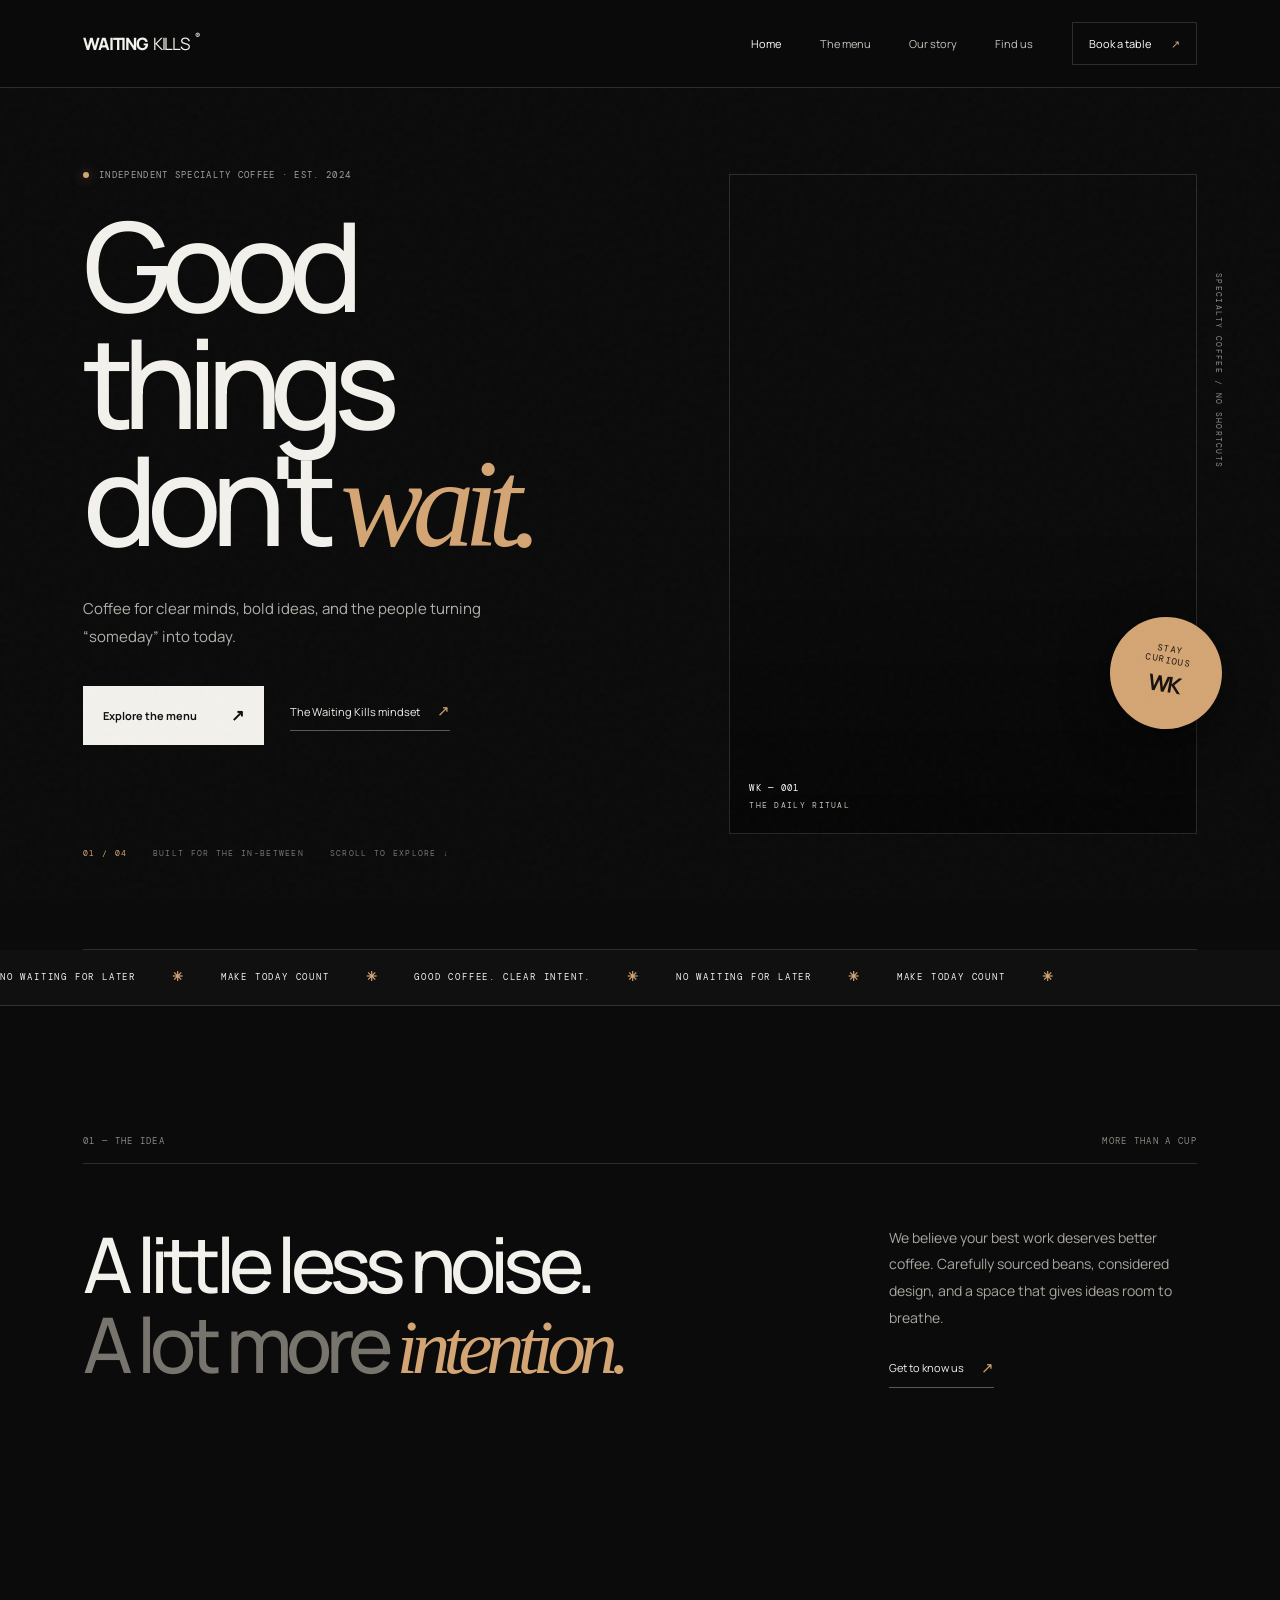
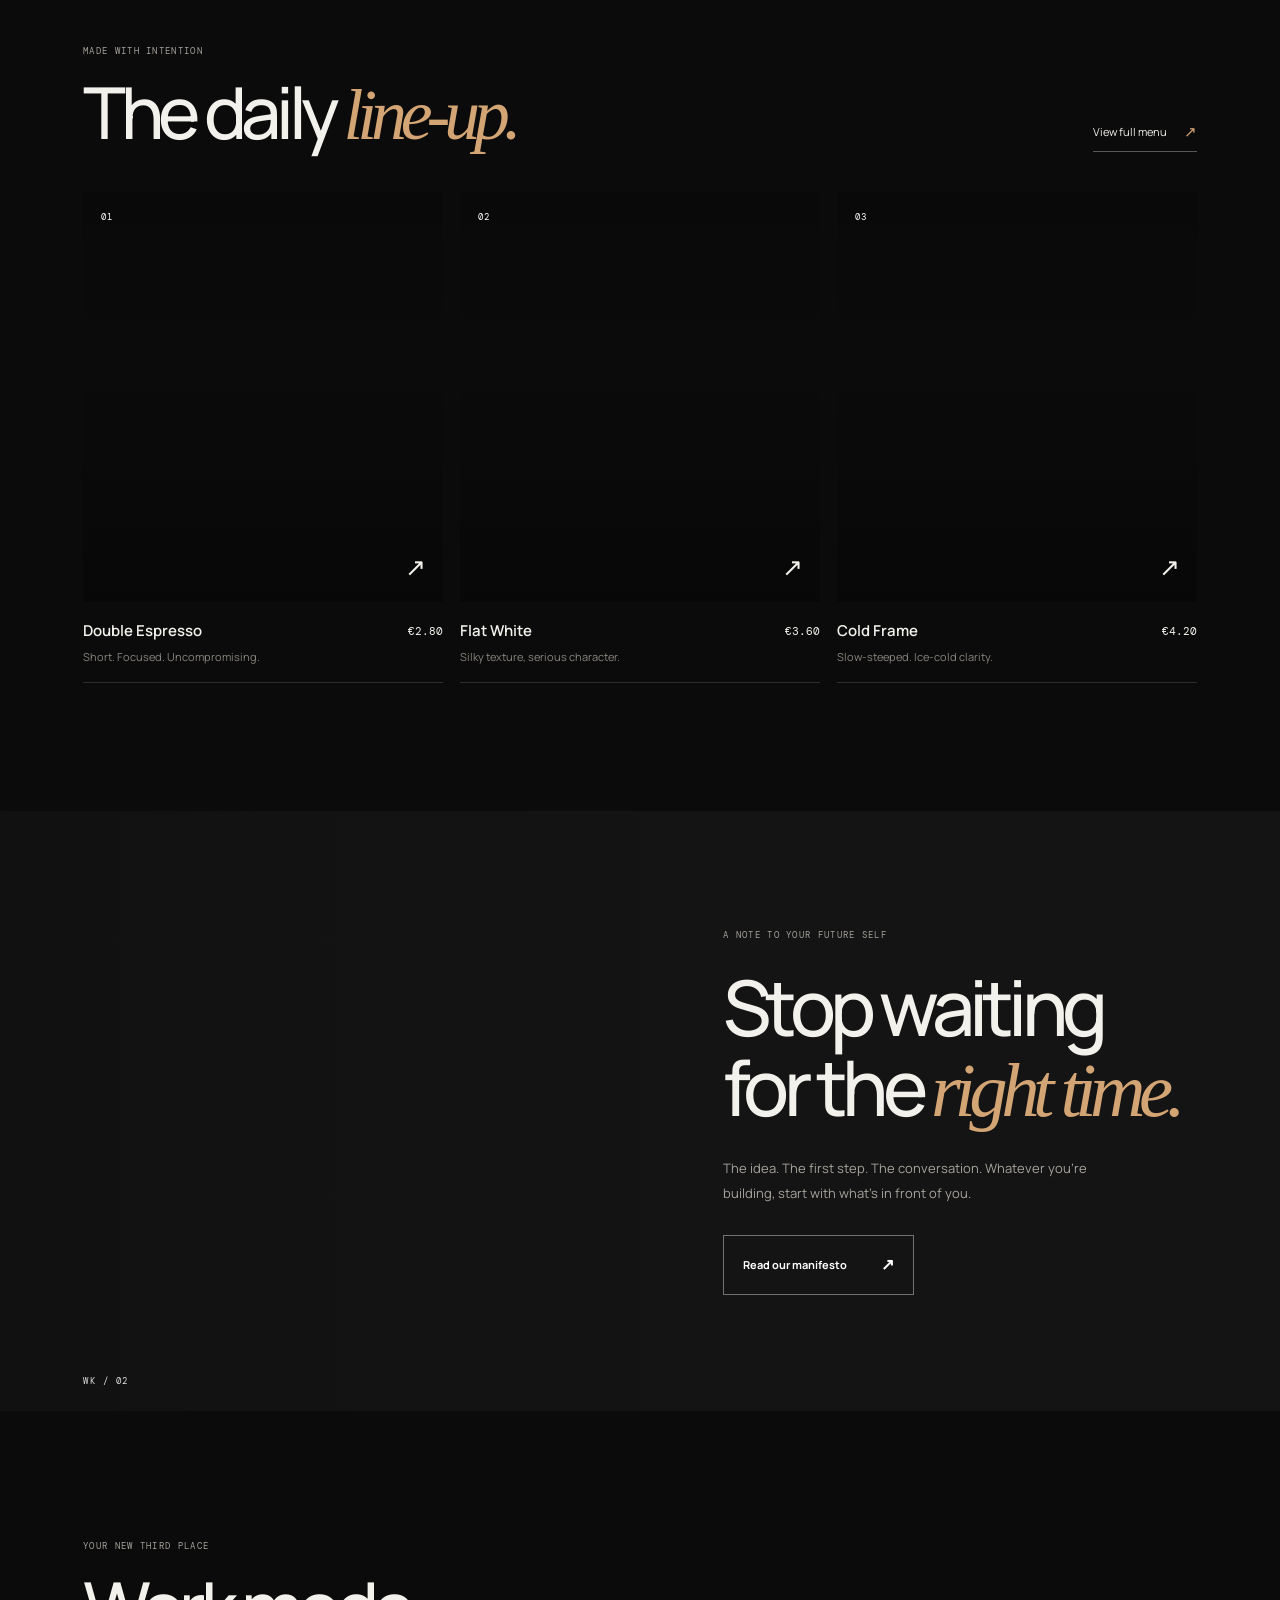
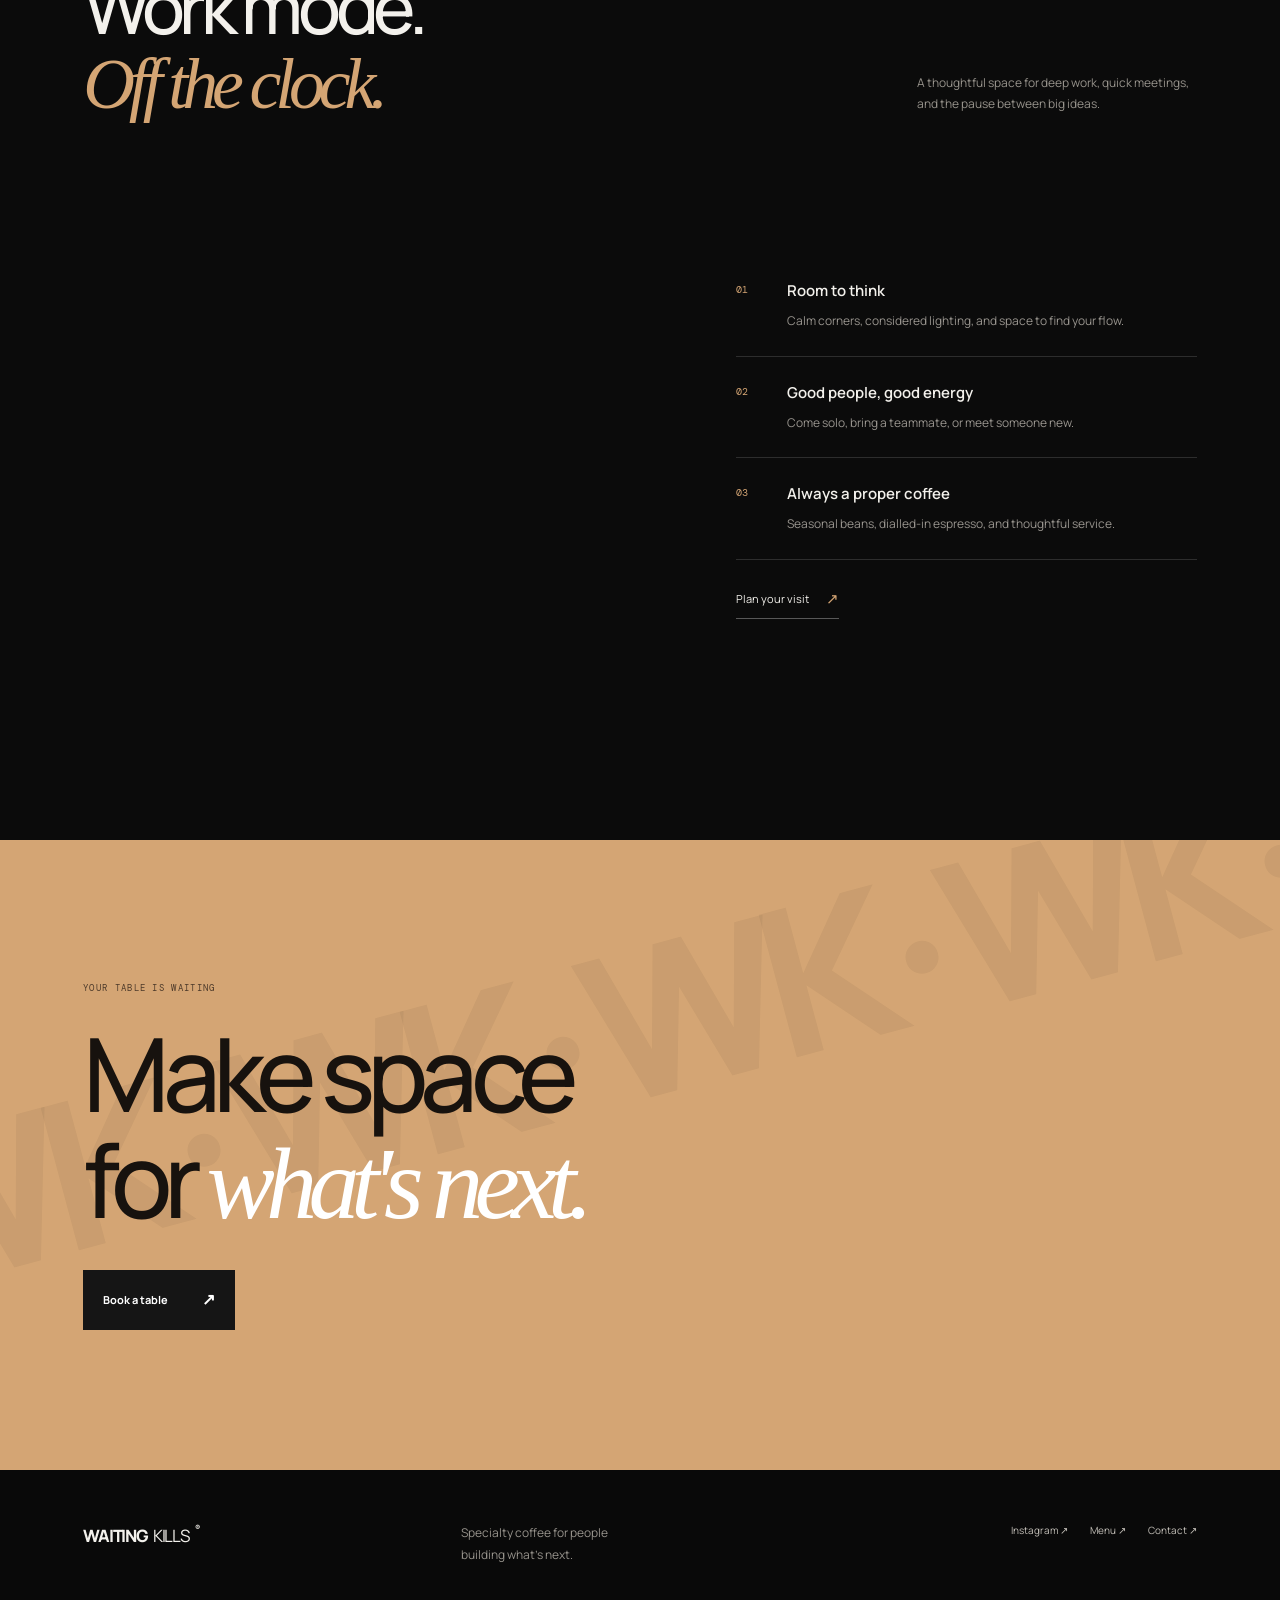
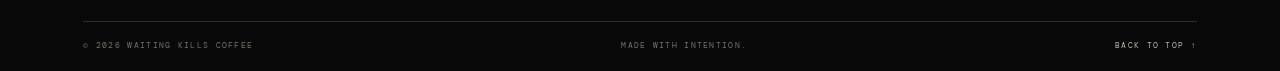
<file: index.html>
<!doctype html>
<html lang="en">
<head>
  <meta charset="utf-8">
  <meta name="viewport" content="width=device-width, initial-scale=1">
  <meta name="theme-color" content="#0b0b0b">
  <meta name="description" content="Waiting Kills — specialty coffee for people building what's next.">
  <title>Waiting Kills — Specialty Coffee</title>
  <link rel="preconnect" href="https://fonts.googleapis.com">
  <link rel="preconnect" href="https://fonts.gstatic.com" crossorigin>
  <link href="https://fonts.googleapis.com/css2?family=DM+Mono:wght@400;500&family=Manrope:wght@400;500;600;700;800&display=swap" rel="stylesheet">
  <link rel="stylesheet" href="style.css">
  <script src="script.js" defer></script>
</head>
<body>
  <div class="page-noise" aria-hidden="true"></div>
  <header class="site-header">
    <a class="wordmark" href="index.html" aria-label="Waiting Kills home">WAITING<span>KILLS</span><i>®</i></a>
    <button class="menu-toggle" aria-label="Open navigation" aria-expanded="false"><span></span><span></span></button>
    <nav class="main-nav" aria-label="Main navigation">
      <a class="active" href="index.html">Home</a><a href="menu.html">The menu</a><a href="story.html">Our story</a><a href="visit.html">Find us</a>
      <a class="nav-cta" href="visit.html#booking">Book a table <span>↗</span></a>
    </nav>
  </header>

  <main>
    <section class="hero section-wrap">
      <div class="hero-copy reveal">
        <p class="eyebrow"><span class="status-dot"></span> INDEPENDENT SPECIALTY COFFEE · EST. 2024</p>
        <h1>Good things<br>don't <em>wait.</em></h1>
        <p class="hero-description">Coffee for clear minds, bold ideas, and the people turning “someday” into today.</p>
        <div class="hero-actions"><a class="button button-light" href="menu.html">Explore the menu <span>↗</span></a><a class="text-link" href="story.html">The Waiting Kills mindset <span>↗</span></a></div>
        <div class="hero-meta"><span>01 / 04</span><span>BUILT FOR THE IN-BETWEEN</span><span>SCROLL TO EXPLORE ↓</span></div>
      </div>
      <div class="hero-visual reveal reveal-delay">
        <div class="hero-image"></div>
        <div class="image-index">WK — 001<br><span>THE DAILY RITUAL</span></div>
        <div class="vertical-note">SPECIALTY COFFEE / NO SHORTCUTS</div>
        <div class="hero-stamp"><span>STAY<br>CURIOUS</span><b>WK</b></div>
      </div>
      <div class="hero-bottom-line"></div>
    </section>

    <section class="ticker" aria-label="Brand statement"><div class="ticker-track"><span>NO WAITING FOR LATER</span><b>✳</b><span>MAKE TODAY COUNT</span><b>✳</b><span>GOOD COFFEE. CLEAR INTENT.</span><b>✳</b><span>NO WAITING FOR LATER</span><b>✳</b><span>MAKE TODAY COUNT</span><b>✳</b></div></section>

    <section class="intro section-wrap section-pad">
      <div class="section-kicker reveal"><span>01 — THE IDEA</span><span>MORE THAN A CUP</span></div>
      <div class="intro-grid">
        <h2 class="reveal">A little less noise.<br><span>A lot more</span> <em>intention.</em></h2>
        <div class="intro-text reveal reveal-delay"><p>We believe your best work deserves better coffee. Carefully sourced beans, considered design, and a space that gives ideas room to breathe.</p><a class="text-link" href="story.html">Get to know us <span>↗</span></a></div>
      </div>
    </section>

    <section class="featured section-wrap section-pad">
      <div class="section-heading reveal"><div><p class="eyebrow">MADE WITH INTENTION</p><h2>The daily <em>line-up.</em></h2></div><a class="text-link" href="menu.html">View full menu <span>↗</span></a></div>
      <div class="product-grid">
        <article class="product-card reveal"><a class="product-image product-one" href="menu.html" aria-label="Explore espresso"><span class="product-number">01</span><span class="product-arrow">↗</span></a><div class="product-info"><div><h3>Double Espresso</h3><p>Short. Focused. Uncompromising.</p></div><span>€2.80</span></div></article>
        <article class="product-card reveal reveal-delay"><a class="product-image product-two" href="menu.html" aria-label="Explore flat white"><span class="product-number">02</span><span class="product-arrow">↗</span></a><div class="product-info"><div><h3>Flat White</h3><p>Silky texture, serious character.</p></div><span>€3.60</span></div></article>
        <article class="product-card reveal reveal-delay-2"><a class="product-image product-three" href="menu.html" aria-label="Explore iced latte"><span class="product-number">03</span><span class="product-arrow">↗</span></a><div class="product-info"><div><h3>Cold Frame</h3><p>Slow-steeped. Ice-cold clarity.</p></div><span>€4.20</span></div></article>
      </div>
    </section>

    <section class="manifesto">
      <div class="manifesto-image"></div><div class="manifesto-content reveal"><p class="eyebrow">A NOTE TO YOUR FUTURE SELF</p><h2>Stop waiting<br>for the <em>right time.</em></h2><p>The idea. The first step. The conversation. Whatever you’re building, start with what’s in front of you.</p><a class="button button-outline" href="story.html">Read our manifesto <span>↗</span></a></div>
      <span class="manifesto-mark">WK / 02</span>
    </section>

    <section class="space section-wrap section-pad">
      <div class="section-heading reveal"><div><p class="eyebrow">YOUR NEW THIRD PLACE</p><h2>Work mode.<br><em>Off the clock.</em></h2></div><p class="heading-note">A thoughtful space for deep work, quick meetings, and the pause between big ideas.</p></div>
      <div class="space-grid"><div class="space-photo reveal"></div><div class="space-details reveal reveal-delay"><div class="detail-row"><span>01</span><div><h3>Room to think</h3><p>Calm corners, considered lighting, and space to find your flow.</p></div></div><div class="detail-row"><span>02</span><div><h3>Good people, good energy</h3><p>Come solo, bring a teammate, or meet someone new.</p></div></div><div class="detail-row"><span>03</span><div><h3>Always a proper coffee</h3><p>Seasonal beans, dialled-in espresso, and thoughtful service.</p></div></div><a class="text-link" href="visit.html">Plan your visit <span>↗</span></a></div></div>
    </section>

    <section class="booking-band"><div class="booking-band-inner reveal"><p class="eyebrow">YOUR TABLE IS WAITING</p><h2>Make space<br>for <em>what's next.</em></h2><a class="button button-light" href="visit.html#booking">Book a table <span>↗</span></a></div><div class="booking-orbit" aria-hidden="true">WK · WK · WK · WK ·</div></section>
  </main>

  <footer class="site-footer"><div class="footer-top"><a class="wordmark" href="index.html">WAITING<span>KILLS</span><i>®</i></a><p>Specialty coffee for people<br>building what's next.</p><div class="footer-links"><a href="https://www.instagram.com/" target="_blank" rel="noreferrer">Instagram ↗</a><a href="menu.html">Menu ↗</a><a href="visit.html">Contact ↗</a></div></div><div class="footer-bottom"><span>© <span data-year></span> WAITING KILLS COFFEE</span><span>MADE WITH INTENTION.</span><a href="#top" class="back-top">BACK TO TOP ↑</a></div></footer>
</body>
</html>
</file>
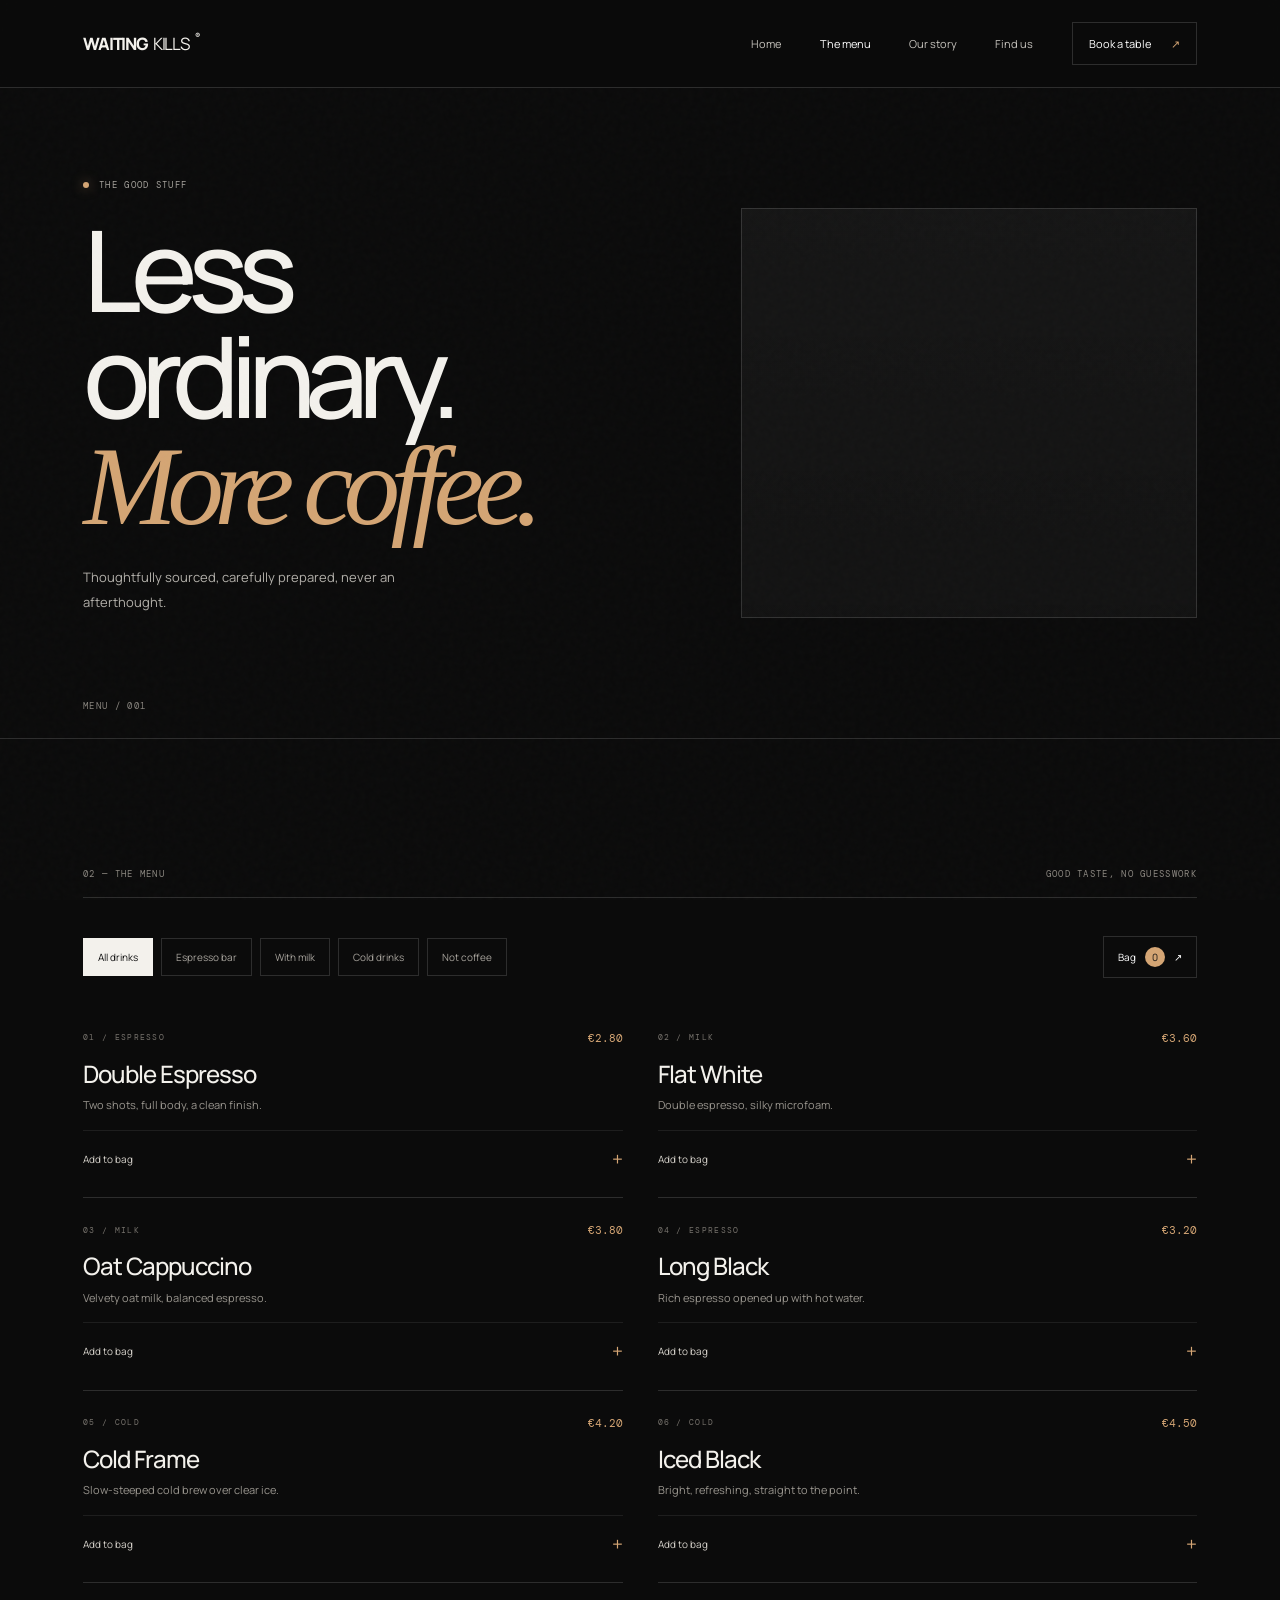
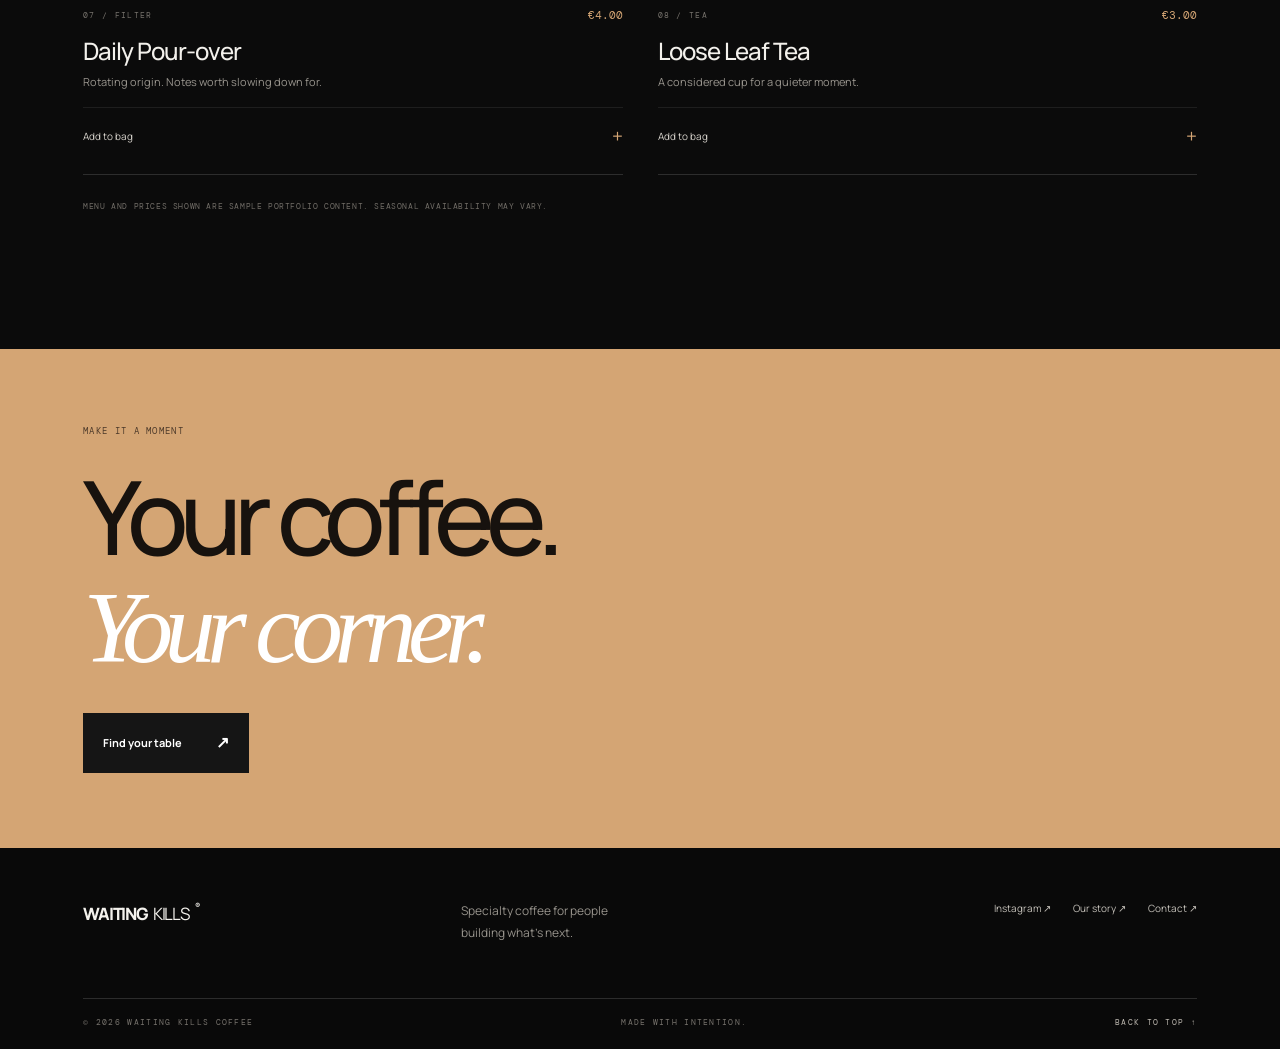
<file: menu.html>
<!doctype html>
<html lang="en">
<head>
  <meta charset="utf-8"><meta name="viewport" content="width=device-width, initial-scale=1"><meta name="theme-color" content="#0b0b0b">
  <meta name="description" content="Explore the Waiting Kills specialty coffee menu."><title>The Menu — Waiting Kills</title>
  <link rel="preconnect" href="https://fonts.googleapis.com"><link rel="preconnect" href="https://fonts.gstatic.com" crossorigin><link href="https://fonts.googleapis.com/css2?family=DM+Mono:wght@400;500&family=Manrope:wght@400;500;600;700;800&display=swap" rel="stylesheet">
  <link rel="stylesheet" href="style.css"><script src="script.js" defer></script>
</head>
<body><div class="page-noise" aria-hidden="true"></div>
<header class="site-header"><a class="wordmark" href="index.html">WAITING<span>KILLS</span><i>®</i></a><button class="menu-toggle" aria-label="Open navigation" aria-expanded="false"><span></span><span></span></button><nav class="main-nav" aria-label="Main navigation"><a href="index.html">Home</a><a class="active" href="menu.html">The menu</a><a href="story.html">Our story</a><a href="visit.html">Find us</a><a class="nav-cta" href="visit.html#booking">Book a table <span>↗</span></a></nav></header>
<main>
  <section class="page-hero section-wrap"><div class="page-hero-copy reveal"><p class="eyebrow"><span class="status-dot"></span> THE GOOD STUFF</p><h1>Less ordinary.<br><em>More coffee.</em></h1><p>Thoughtfully sourced, carefully prepared, never an afterthought.</p></div><div class="page-hero-photo menu-hero-photo reveal reveal-delay"></div><span class="page-hero-index">MENU / 001</span></section>
  <section class="menu-section section-wrap section-pad"><div class="section-kicker"><span>02 — THE MENU</span><span>GOOD TASTE, NO GUESSWORK</span></div>
    <div class="menu-toolbar"><div class="filter-list" role="group" aria-label="Filter menu"><button class="filter-button active" data-filter="all">All drinks</button><button class="filter-button" data-filter="espresso">Espresso bar</button><button class="filter-button" data-filter="milk">With milk</button><button class="filter-button" data-filter="cold">Cold drinks</button><button class="filter-button" data-filter="tea">Not coffee</button></div><button class="cart-toggle" type="button" data-cart-open>Bag <span data-cart-count>0</span> ↗</button></div>
    <div class="menu-grid">
      <article class="menu-item reveal" data-category="espresso"><div class="menu-item-top"><span class="menu-item-no">01 / ESPRESSO</span><span class="menu-price">€2.80</span></div><h3>Double Espresso</h3><p>Two shots, full body, a clean finish.</p><button class="add-button" data-add data-name="Double Espresso" data-price="2.8">Add to bag <span>+</span></button></article>
      <article class="menu-item reveal" data-category="milk"><div class="menu-item-top"><span class="menu-item-no">02 / MILK</span><span class="menu-price">€3.60</span></div><h3>Flat White</h3><p>Double espresso, silky microfoam.</p><button class="add-button" data-add data-name="Flat White" data-price="3.6">Add to bag <span>+</span></button></article>
      <article class="menu-item reveal" data-category="milk"><div class="menu-item-top"><span class="menu-item-no">03 / MILK</span><span class="menu-price">€3.80</span></div><h3>Oat Cappuccino</h3><p>Velvety oat milk, balanced espresso.</p><button class="add-button" data-add data-name="Oat Cappuccino" data-price="3.8">Add to bag <span>+</span></button></article>
      <article class="menu-item reveal" data-category="espresso"><div class="menu-item-top"><span class="menu-item-no">04 / ESPRESSO</span><span class="menu-price">€3.20</span></div><h3>Long Black</h3><p>Rich espresso opened up with hot water.</p><button class="add-button" data-add data-name="Long Black" data-price="3.2">Add to bag <span>+</span></button></article>
      <article class="menu-item reveal" data-category="cold"><div class="menu-item-top"><span class="menu-item-no">05 / COLD</span><span class="menu-price">€4.20</span></div><h3>Cold Frame</h3><p>Slow-steeped cold brew over clear ice.</p><button class="add-button" data-add data-name="Cold Frame" data-price="4.2">Add to bag <span>+</span></button></article>
      <article class="menu-item reveal" data-category="cold"><div class="menu-item-top"><span class="menu-item-no">06 / COLD</span><span class="menu-price">€4.50</span></div><h3>Iced Black</h3><p>Bright, refreshing, straight to the point.</p><button class="add-button" data-add data-name="Iced Black" data-price="4.5">Add to bag <span>+</span></button></article>
      <article class="menu-item reveal" data-category="espresso"><div class="menu-item-top"><span class="menu-item-no">07 / FILTER</span><span class="menu-price">€4.00</span></div><h3>Daily Pour-over</h3><p>Rotating origin. Notes worth slowing down for.</p><button class="add-button" data-add data-name="Daily Pour-over" data-price="4">Add to bag <span>+</span></button></article>
      <article class="menu-item reveal" data-category="tea"><div class="menu-item-top"><span class="menu-item-no">08 / TEA</span><span class="menu-price">€3.00</span></div><h3>Loose Leaf Tea</h3><p>A considered cup for a quieter moment.</p><button class="add-button" data-add data-name="Loose Leaf Tea" data-price="3">Add to bag <span>+</span></button></article>
    </div>
    <p class="menu-disclaimer">Menu and prices shown are sample portfolio content. Seasonal availability may vary.</p>
  </section>
  <section class="booking-band compact-band"><div class="booking-band-inner reveal"><p class="eyebrow">MAKE IT A MOMENT</p><h2>Your coffee.<br><em>Your corner.</em></h2><a class="button button-light" href="visit.html#booking">Find your table <span>↗</span></a></div></section>
</main>
<footer class="site-footer"><div class="footer-top"><a class="wordmark" href="index.html">WAITING<span>KILLS</span><i>®</i></a><p>Specialty coffee for people<br>building what's next.</p><div class="footer-links"><a href="https://www.instagram.com/" target="_blank" rel="noreferrer">Instagram ↗</a><a href="story.html">Our story ↗</a><a href="visit.html">Contact ↗</a></div></div><div class="footer-bottom"><span>© <span data-year></span> WAITING KILLS COFFEE</span><span>MADE WITH INTENTION.</span><a href="#top" class="back-top">BACK TO TOP ↑</a></div></footer>
<div class="cart-drawer" data-cart-drawer aria-hidden="true"><div class="cart-backdrop" data-cart-close></div><aside class="cart-panel" aria-label="Shopping bag"><div class="cart-heading"><div><p class="eyebrow">YOUR SELECTION</p><h2>The bag<span data-cart-count>0</span></h2></div><button class="icon-button" data-cart-close aria-label="Close bag">×</button></div><div class="cart-items" data-cart-items><p class="cart-empty">Your bag is taking a breather.</p></div><div class="cart-total"><span>Total</span><strong data-cart-total>€0.00</strong></div><button class="button button-light cart-checkout" data-checkout>Continue <span>↗</span></button><p class="cart-note">Demo checkout — no payment will be taken.</p></aside></div>
</body></html>
</file>
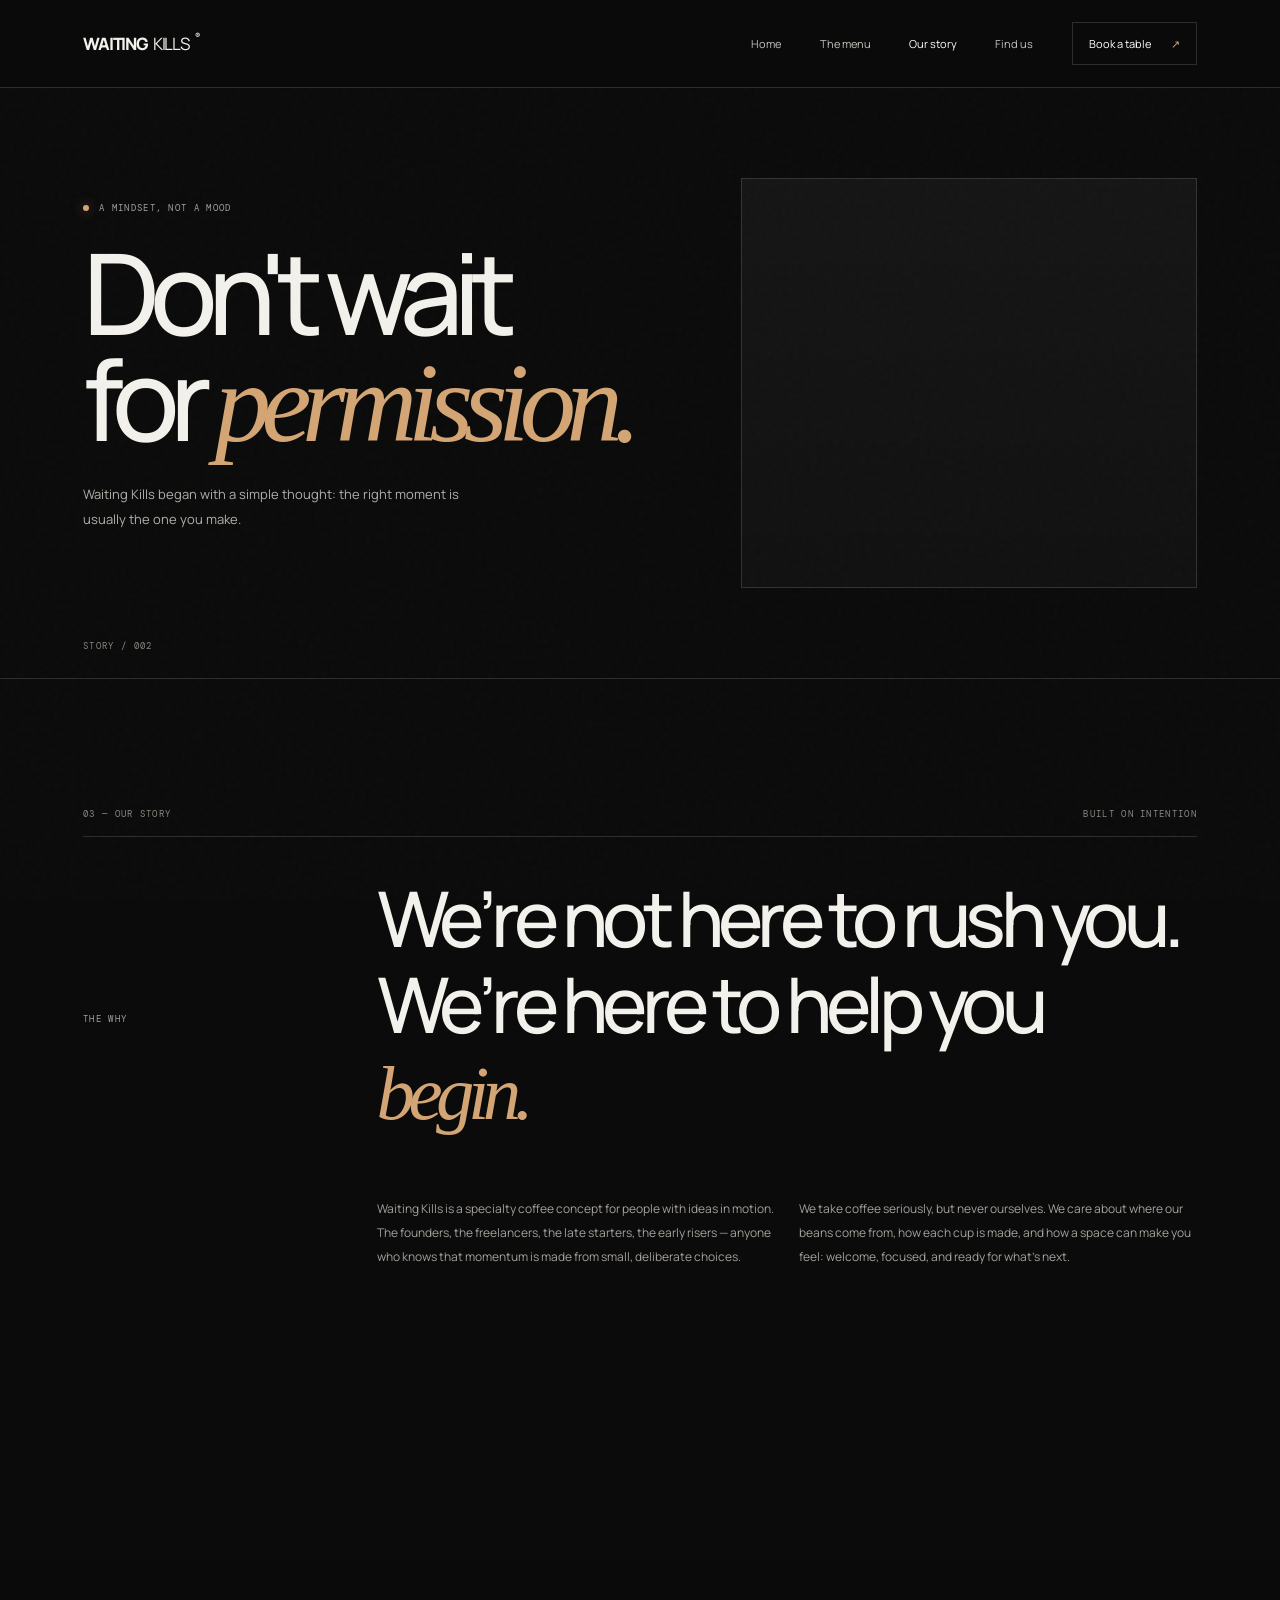
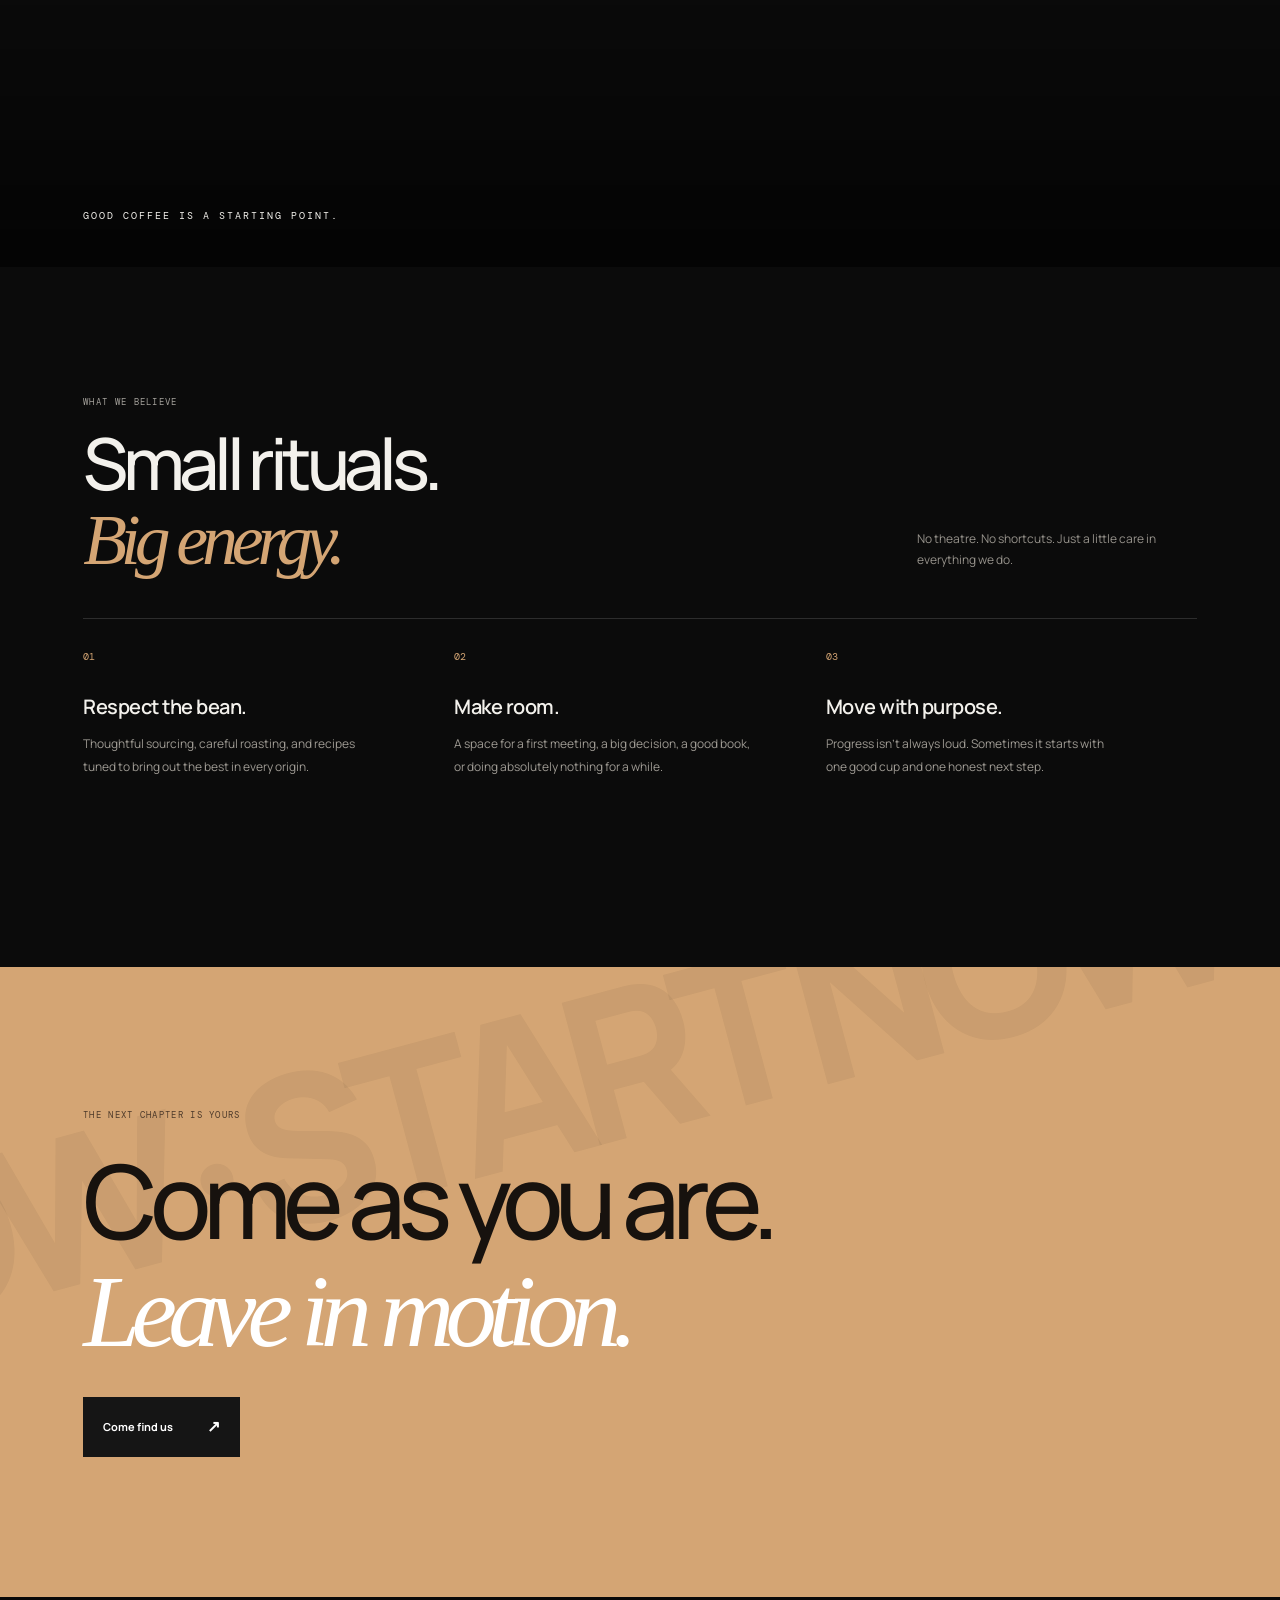
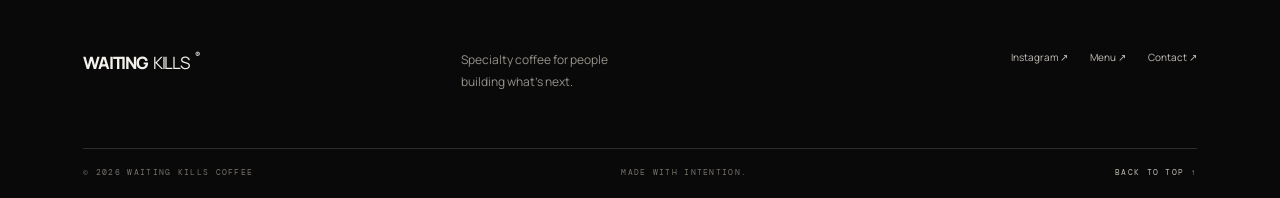
<file: story.html>
<!doctype html>
<html lang="en">
<head>
  <meta charset="utf-8"><meta name="viewport" content="width=device-width, initial-scale=1"><meta name="theme-color" content="#0b0b0b">
  <meta name="description" content="The Waiting Kills story and coffee philosophy."><title>Our Story — Waiting Kills</title>
  <link rel="preconnect" href="https://fonts.googleapis.com"><link rel="preconnect" href="https://fonts.gstatic.com" crossorigin><link href="https://fonts.googleapis.com/css2?family=DM+Mono:wght@400;500&family=Manrope:wght@400;500;600;700;800&display=swap" rel="stylesheet">
  <link rel="stylesheet" href="style.css"><script src="script.js" defer></script>
</head>
<body><div class="page-noise" aria-hidden="true"></div>
<header class="site-header"><a class="wordmark" href="index.html">WAITING<span>KILLS</span><i>®</i></a><button class="menu-toggle" aria-label="Open navigation" aria-expanded="false"><span></span><span></span></button><nav class="main-nav" aria-label="Main navigation"><a href="index.html">Home</a><a href="menu.html">The menu</a><a class="active" href="story.html">Our story</a><a href="visit.html">Find us</a><a class="nav-cta" href="visit.html#booking">Book a table <span>↗</span></a></nav></header>
<main>
  <section class="page-hero section-wrap"><div class="page-hero-copy reveal"><p class="eyebrow"><span class="status-dot"></span> A MINDSET, NOT A MOOD</p><h1>Don't wait<br>for <em>permission.</em></h1><p>Waiting Kills began with a simple thought: the right moment is usually the one you make.</p></div><div class="page-hero-photo story-hero-photo reveal reveal-delay"></div><span class="page-hero-index">STORY / 002</span></section>
  <section class="story-statement section-wrap section-pad"><div class="section-kicker"><span>03 — OUR STORY</span><span>BUILT ON INTENTION</span></div><div class="story-statement-grid"><p class="eyebrow reveal">THE WHY</p><h2 class="reveal">We’re not here to rush you.<br>We’re here to help you <em>begin.</em></h2><div class="story-body reveal"><p>Waiting Kills is a specialty coffee concept for people with ideas in motion. The founders, the freelancers, the late starters, the early risers — anyone who knows that momentum is made from small, deliberate choices.</p><p>We take coffee seriously, but never ourselves. We care about where our beans come from, how each cup is made, and how a space can make you feel: welcome, focused, and ready for what’s next.</p></div></div></section>
  <section class="story-image-break"><div class="story-image-break-photo"></div><p>GOOD COFFEE IS A STARTING POINT.</p></section>
  <section class="values section-wrap section-pad"><div class="section-heading reveal"><div><p class="eyebrow">WHAT WE BELIEVE</p><h2>Small rituals.<br><em>Big energy.</em></h2></div><p class="heading-note">No theatre. No shortcuts. Just a little care in everything we do.</p></div><div class="values-grid"><article class="value-card reveal"><span>01</span><h3>Respect the bean.</h3><p>Thoughtful sourcing, careful roasting, and recipes tuned to bring out the best in every origin.</p></article><article class="value-card reveal reveal-delay"><span>02</span><h3>Make room.</h3><p>A space for a first meeting, a big decision, a good book, or doing absolutely nothing for a while.</p></article><article class="value-card reveal reveal-delay-2"><span>03</span><h3>Move with purpose.</h3><p>Progress isn’t always loud. Sometimes it starts with one good cup and one honest next step.</p></article></div></section>
  <section class="booking-band"><div class="booking-band-inner reveal"><p class="eyebrow">THE NEXT CHAPTER IS YOURS</p><h2>Come as you are.<br><em>Leave in motion.</em></h2><a class="button button-light" href="visit.html">Come find us <span>↗</span></a></div><div class="booking-orbit" aria-hidden="true">START NOW · START NOW ·</div></section>
</main>
<footer class="site-footer"><div class="footer-top"><a class="wordmark" href="index.html">WAITING<span>KILLS</span><i>®</i></a><p>Specialty coffee for people<br>building what's next.</p><div class="footer-links"><a href="https://www.instagram.com/" target="_blank" rel="noreferrer">Instagram ↗</a><a href="menu.html">Menu ↗</a><a href="visit.html">Contact ↗</a></div></div><div class="footer-bottom"><span>© <span data-year></span> WAITING KILLS COFFEE</span><span>MADE WITH INTENTION.</span><a href="#top" class="back-top">BACK TO TOP ↑</a></div></footer>
</body></html>
</file>
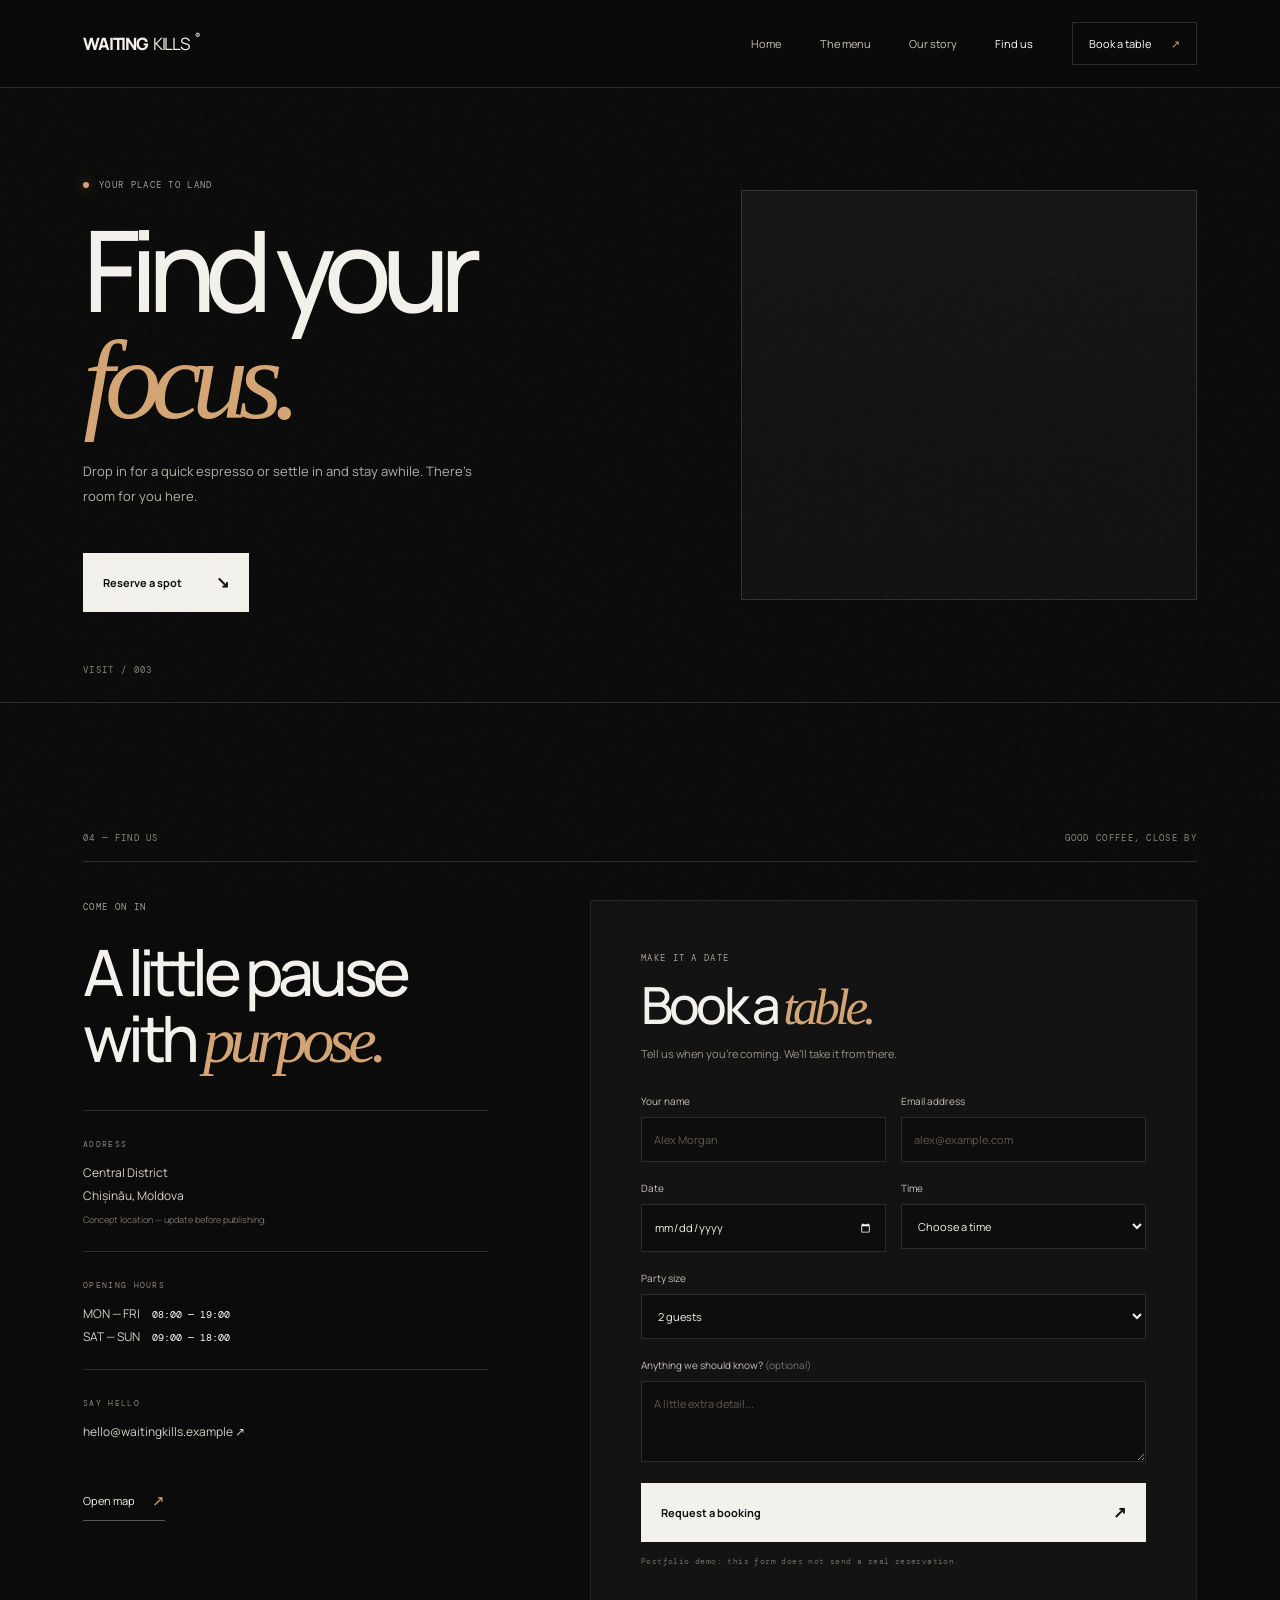
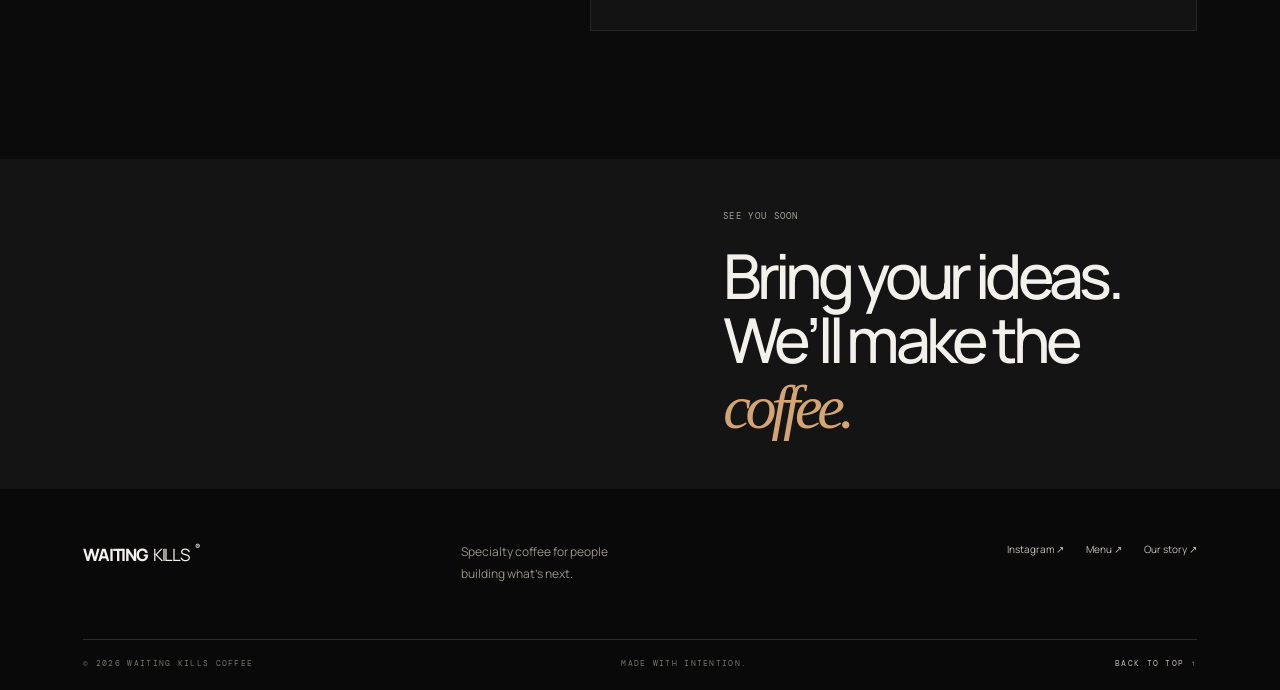
<file: visit.html>
<!doctype html>
<html lang="en">
<head>
  <meta charset="utf-8"><meta name="viewport" content="width=device-width, initial-scale=1"><meta name="theme-color" content="#0b0b0b">
  <meta name="description" content="Visit Waiting Kills Coffee, view opening hours, and request a table."><title>Visit Us — Waiting Kills</title>
  <link rel="preconnect" href="https://fonts.googleapis.com"><link rel="preconnect" href="https://fonts.gstatic.com" crossorigin><link href="https://fonts.googleapis.com/css2?family=DM+Mono:wght@400;500&family=Manrope:wght@400;500;600;700;800&display=swap" rel="stylesheet">
  <link rel="stylesheet" href="style.css"><script src="script.js" defer></script>
</head>
<body><div class="page-noise" aria-hidden="true"></div>
<header class="site-header"><a class="wordmark" href="index.html">WAITING<span>KILLS</span><i>®</i></a><button class="menu-toggle" aria-label="Open navigation" aria-expanded="false"><span></span><span></span></button><nav class="main-nav" aria-label="Main navigation"><a href="index.html">Home</a><a href="menu.html">The menu</a><a href="story.html">Our story</a><a class="active" href="visit.html">Find us</a><a class="nav-cta" href="#booking">Book a table <span>↗</span></a></nav></header>
<main>
  <section class="page-hero visit-hero section-wrap"><div class="page-hero-copy reveal"><p class="eyebrow"><span class="status-dot"></span> YOUR PLACE TO LAND</p><h1>Find your<br><em>focus.</em></h1><p>Drop in for a quick espresso or settle in and stay awhile. There’s room for you here.</p><a class="button button-light" href="#booking">Reserve a spot <span>↘</span></a></div><div class="page-hero-photo visit-hero-photo reveal reveal-delay"></div><span class="page-hero-index">VISIT / 003</span></section>
  <section class="visit-details section-wrap section-pad"><div class="section-kicker"><span>04 — FIND US</span><span>GOOD COFFEE, CLOSE BY</span></div><div class="visit-grid"><div class="visit-info reveal"><p class="eyebrow">COME ON IN</p><h2>A little pause<br>with <em>purpose.</em></h2><div class="info-block"><span>ADDRESS</span><p>Central District<br>Chișinău, Moldova<br><small>Concept location — update before publishing.</small></p></div><div class="info-block"><span>OPENING HOURS</span><p>MON — FRI <b>08:00 — 19:00</b><br>SAT — SUN <b>09:00 — 18:00</b></p></div><div class="info-block"><span>SAY HELLO</span><p><a href="mailto:hello@waitingkills.example">hello@waitingkills.example ↗</a></p></div><a class="text-link" href="https://www.google.com/maps" target="_blank" rel="noreferrer">Open map <span>↗</span></a></div>
  <form class="booking-form reveal reveal-delay" id="booking"><div class="form-heading"><p class="eyebrow">MAKE IT A DATE</p><h2>Book a <em>table.</em></h2><p>Tell us when you’re coming. We’ll take it from there.</p></div><div class="form-row"><label for="guest-name">Your name<input id="guest-name" name="name" autocomplete="name" placeholder="Alex Morgan" required></label><label for="guest-email">Email address<input id="guest-email" type="email" name="email" autocomplete="email" placeholder="alex@example.com" required></label></div><div class="form-row"><label for="booking-date">Date<input id="booking-date" type="date" name="date" required></label><label for="booking-time">Time<select id="booking-time" name="time" required><option value="">Choose a time</option><option>09:00</option><option>10:00</option><option>11:00</option><option>12:00</option><option>13:00</option><option>14:00</option><option>15:00</option><option>16:00</option><option>17:00</option><option>18:00</option></select></label></div><label for="guest-count">Party size<select id="guest-count" name="guests" required><option value="1">1 guest</option><option value="2" selected>2 guests</option><option value="3">3 guests</option><option value="4">4 guests</option><option value="5">5 guests</option><option value="6">6 guests</option></select></label><label for="booking-note">Anything we should know? <span class="optional">(optional)</span><textarea id="booking-note" name="note" rows="3" placeholder="A little extra detail..."></textarea></label><button class="button button-light form-submit" type="submit">Request a booking <span>↗</span></button><p class="form-note">Portfolio demo: this form does not send a real reservation.</p><p class="form-message" role="status" aria-live="polite"></p></form></div></section>
  <section class="visit-photo-strip"><div class="visit-strip-image"></div><div><p class="eyebrow">SEE YOU SOON</p><h2>Bring your ideas.<br>We’ll make the <em>coffee.</em></h2></div></section>
</main>
<footer class="site-footer"><div class="footer-top"><a class="wordmark" href="index.html">WAITING<span>KILLS</span><i>®</i></a><p>Specialty coffee for people<br>building what's next.</p><div class="footer-links"><a href="https://www.instagram.com/" target="_blank" rel="noreferrer">Instagram ↗</a><a href="menu.html">Menu ↗</a><a href="story.html">Our story ↗</a></div></div><div class="footer-bottom"><span>© <span data-year></span> WAITING KILLS COFFEE</span><span>MADE WITH INTENTION.</span><a href="#top" class="back-top">BACK TO TOP ↑</a></div></footer>
</body></html>
</file>
<file: style.css>
/* WAITING KILLS — dark editorial coffee identity */
:root{--bg:#0b0b0b;--panel:#121212;--panel-2:#181818;--text:#f3f1ec;--muted:#a4a19b;--line:rgba(255,255,255,.14);--accent:#d4a574;--font:"Manrope",sans-serif;--mono:"DM Mono",monospace;--gutter:clamp(22px,6.5vw,100px);--max:1440px}
*{box-sizing:border-box}html{scroll-behavior:smooth;scroll-padding-top:100px}body{margin:0;background:var(--bg);color:var(--text);font-family:var(--font);font-size:14px;line-height:1.6;-webkit-font-smoothing:antialiased;overflow-x:hidden}body.menu-open,body.cart-open{overflow:hidden}a{color:inherit;text-decoration:none}button,input,select,textarea{font:inherit}button,a{-webkit-tap-highlight-color:transparent}button{color:inherit}.page-noise{position:fixed;inset:0;pointer-events:none;z-index:20;opacity:.035;background-image:url("data:image/svg+xml,%3Csvg viewBox='0 0 180 180' xmlns='http://www.w3.org/2000/svg'%3E%3Cfilter id='n'%3E%3CfeTurbulence type='fractalNoise' baseFrequency='.9' numOctaves='3' stitchTiles='stitch'/%3E%3C/filter%3E%3Crect width='100%25' height='100%25' filter='url(%23n)' opacity='.6'/%3E%3C/svg%3E")}
.site-header{height:88px;padding:0 var(--gutter);display:flex;align-items:center;justify-content:space-between;border-bottom:1px solid var(--line);position:relative;z-index:30;background:rgba(11,11,11,.92);backdrop-filter:blur(18px)}.wordmark{font-size:17px;font-weight:800;letter-spacing:-1.2px;display:inline-flex;gap:5px;align-items:baseline;white-space:nowrap}.wordmark span{font-weight:400}.wordmark i{font-size:8px;font-style:normal;align-self:flex-start;margin-left:1px}.main-nav{display:flex;align-items:center;gap:clamp(18px,3vw,46px);font-size:11px;color:#c6c3bd}.main-nav>a:not(.nav-cta){transition:color .25s}.main-nav>a:not(.nav-cta):hover,.main-nav>a.active{color:#fff}.nav-cta{border:1px solid var(--line);padding:12px 16px;color:#fff;transition:background .25s,border-color .25s}.nav-cta span{margin-left:18px;color:var(--accent)}.nav-cta:hover{background:#fff;color:#111;border-color:#fff}.menu-toggle{display:none;background:none;border:0;width:42px;height:42px;padding:10px;cursor:pointer}.menu-toggle span{display:block;height:1px;background:#fff;margin:7px 0;transition:transform .3s}
.section-wrap{width:min(100%,var(--max));margin:0 auto;padding-left:var(--gutter);padding-right:var(--gutter)}.section-pad{padding-top:clamp(82px,10vw,150px);padding-bottom:clamp(82px,10vw,150px)}.eyebrow,.section-kicker,.hero-meta,.image-index,.vertical-note,.page-hero-index,.product-number,.menu-item-no,.info-block>span,.footer-bottom,.menu-disclaimer,.form-note,.cart-note{font-family:var(--mono);font-size:9px;letter-spacing:1.3px;text-transform:uppercase}.eyebrow{color:var(--muted);display:flex;align-items:center;gap:10px;margin:0 0 25px}.status-dot{width:6px;height:6px;border-radius:50%;background:var(--accent);box-shadow:0 0 12px #d4a57488;display:inline-block}.hero{min-height:min(770px,calc(100vh - 88px));display:grid;grid-template-columns:1fr .86fr;gap:clamp(40px,8vw,120px);align-items:center;position:relative;padding-top:60px;padding-bottom:90px}.hero-copy{padding:20px 0 0;position:relative;z-index:2}.hero h1,.page-hero h1{font-size:clamp(68px,9.7vw,142px);line-height:.94;letter-spacing:-.09em;font-weight:500;margin:0 0 32px}.hero h1 em,.page-hero h1 em,h2 em{font-family:Georgia,serif;font-weight:400;letter-spacing:-.085em}.hero h1 em,.page-hero h1 em{color:var(--accent)}.hero-description,.page-hero-copy>p:not(.eyebrow){max-width:400px;font-size:15px;line-height:1.9;color:#b3b0aa;margin:0 0 34px}.hero-actions{display:flex;align-items:center;gap:26px;flex-wrap:wrap}.button{display:inline-flex;align-items:center;justify-content:space-between;gap:34px;padding:16px 19px;min-height:52px;border:1px solid transparent;font-size:11px;font-weight:700;transition:transform .3s,background .3s,color .3s,border-color .3s;cursor:pointer}.button:hover{transform:translateY(-3px)}.button span{font-size:16px}.button-light{background:var(--text);color:#111}.button-light:hover{background:var(--accent)}.button-outline{background:transparent;border-color:#ffffff66;color:#fff}.button-outline:hover{background:#fff;color:#111}.text-link{display:inline-flex;align-items:center;gap:17px;font-size:11px;border-bottom:1px solid #ffffff50;padding-bottom:7px;transition:gap .25s,border-color .25s}.text-link:hover{gap:25px;border-color:var(--accent)}.text-link span{color:var(--accent);font-size:15px}.hero-meta{display:flex;gap:clamp(12px,2vw,28px);color:#77736d;margin-top:clamp(55px,8vw,110px);font-size:8px}.hero-meta span:first-child{color:var(--accent)}.hero-visual{height:clamp(420px,54vw,660px);position:relative}.hero-image,.page-hero-photo,.space-photo,.manifesto-image,.story-image-break-photo,.visit-strip-image{background-size:cover;background-position:center;overflow:hidden}.hero-image{position:absolute;inset:0;background-image:linear-gradient(180deg,transparent 50%,#0007),url("https://images.unsplash.com/photo-1442512595331-e89e73853f31?auto=format&fit=crop&w=1200&q=85");filter:saturate(.68);animation:heroDrift 18s ease-in-out infinite alternate}.hero-image:after,.page-hero-photo:after{content:"";position:absolute;inset:0;border:1px solid #ffffff22;pointer-events:none}.image-index{position:absolute;left:20px;bottom:20px;z-index:1;line-height:1.9;color:#fff}.image-index span{color:#c4c0b8;font-size:8px}.vertical-note{position:absolute;right:-28px;top:15%;writing-mode:vertical-rl;color:#8d8982;font-size:8px}.hero-stamp{position:absolute;right:-25px;bottom:16%;width:112px;height:112px;border-radius:50%;background:var(--accent);color:#17120e;display:flex;flex-direction:column;align-items:center;justify-content:center;transform:rotate(10deg);box-shadow:0 12px 45px #0008}.hero-stamp span{font-family:var(--mono);font-size:9px;line-height:1.3;letter-spacing:1.5px;text-align:center}.hero-stamp b{font-size:22px;letter-spacing:-2px}.hero-bottom-line{position:absolute;bottom:0;left:var(--gutter);right:var(--gutter);height:1px;background:var(--line)}
.ticker{overflow:hidden;border-bottom:1px solid var(--line);background:#101010}.ticker-track{display:flex;align-items:center;gap:36px;width:max-content;white-space:nowrap;padding:17px 0;animation:tickerMove 28s linear infinite;font-family:var(--mono);font-size:9px;letter-spacing:1.8px}.ticker-track b{color:var(--accent);font-size:13px}.intro .section-kicker,.section-kicker{display:flex;justify-content:space-between;gap:20px;color:#8b8780;border-bottom:1px solid var(--line);padding-bottom:15px}.intro-grid{display:grid;grid-template-columns:1.4fr .6fr;gap:8%;align-items:end;padding-top:60px}.intro h2,.section-heading h2,.manifesto h2,.booking-band h2,.visit-info h2,.form-heading h2,.visit-photo-strip h2{font-size:clamp(43px,6vw,84px);line-height:1.04;font-weight:500;letter-spacing:-.075em;margin:0}.intro h2 span{color:#77736d}.intro h2 em,.section-heading h2 em,.manifesto h2 em,.booking-band h2 em,.visit-info h2 em,.form-heading h2 em,.visit-photo-strip h2 em{color:var(--accent)}.intro-text p{font-size:14px;line-height:1.9;color:#aaa69f;margin:0 0 25px;max-width:350px}.section-heading{display:flex;align-items:end;justify-content:space-between;gap:35px;margin-bottom:40px}.section-heading .eyebrow{margin-bottom:16px}.section-heading h2{font-size:clamp(42px,5.6vw,76px)}.product-grid{display:grid;grid-template-columns:repeat(3,1fr);gap:17px}.product-image{display:block;position:relative;height:clamp(240px,32vw,440px);background-size:cover;background-position:center;overflow:hidden;transition:filter .5s}.product-image:before{content:"";position:absolute;inset:0;background:linear-gradient(180deg,#0003,transparent 40%,#0005);transition:background .4s}.product-image:hover{filter:brightness(1.15)}.product-image:hover:before{background:linear-gradient(180deg,#0001,transparent 40%,#0007)}.product-one{background-image:url("https://images.unsplash.com/photo-1510707577719-ae7c14805e3a?auto=format&fit=crop&w=850&q=85")}.product-two{background-image:url("https://images.unsplash.com/photo-1461023058943-07fcbe16d735?auto=format&fit=crop&w=850&q=85")}.product-three{background-image:url("https://images.unsplash.com/photo-1517701604599-bb29b565090c?auto=format&fit=crop&w=850&q=85")}.product-number{position:absolute;top:18px;left:18px;color:#fff}.product-arrow{position:absolute;right:17px;bottom:15px;font-size:25px;transition:transform .3s}.product-image:hover .product-arrow{transform:translate(4px,-4px)}.product-info{display:flex;align-items:start;justify-content:space-between;gap:12px;padding:17px 0;border-bottom:1px solid var(--line)}.product-info h3{font-size:15px;font-weight:600;margin:0 0 5px}.product-info p{font-size:11px;color:#89857f;margin:0}.product-info>span{font-family:var(--mono);font-size:11px;white-space:nowrap;padding-top:4px}
.manifesto{min-height:600px;display:grid;grid-template-columns:1fr 1fr;position:relative;background:#141414}.manifesto-image{min-height:520px;background-image:linear-gradient(90deg,#0002,#1112),url("https://images.unsplash.com/photo-1495474472287-4d71bcdd2085?auto=format&fit=crop&w=1200&q=85");background-position:center 52%;filter:grayscale(.35)}.manifesto-content{padding:clamp(45px,8vw,115px) var(--gutter);align-self:center}.manifesto h2{font-size:clamp(45px,6vw,82px);margin-bottom:25px}.manifesto-content>p:not(.eyebrow){color:#a7a39d;max-width:380px;line-height:1.9;margin:0 0 30px;font-size:13px}.manifesto-mark{position:absolute;bottom:24px;left:var(--gutter);font:9px var(--mono);letter-spacing:1.5px;color:#ddd}
.heading-note{max-width:280px;color:#96928b;line-height:1.8;font-size:12px;margin:0 0 7px}.space-grid{display:grid;grid-template-columns:1.1fr .9fr;gap:clamp(35px,7vw,100px);align-items:center}.space-photo{min-height:550px;background-image:url("https://images.unsplash.com/photo-1445116572660-236099ec97a0?auto=format&fit=crop&w=1200&q=85");filter:grayscale(.35);background-position:center}.space-details{padding:10px 0}.detail-row{display:grid;grid-template-columns:35px 1fr;gap:16px;padding:24px 0;border-bottom:1px solid var(--line)}.detail-row>span{font:10px var(--mono);color:var(--accent);padding-top:4px}.detail-row h3{font-size:15px;margin:0 0 7px;font-weight:600}.detail-row p{font-size:12px;color:#98948e;line-height:1.8;margin:0;max-width:350px}.space-details>.text-link{margin-top:27px}
.booking-band{position:relative;overflow:hidden;background:var(--accent);color:#17120e;padding:clamp(80px,11vw,150px) var(--gutter);min-height:430px;display:flex;align-items:center}.booking-band-inner{position:relative;z-index:2}.booking-band .eyebrow{color:#4d3a2a}.booking-band h2{font-size:clamp(55px,8vw,110px);margin-bottom:32px}.booking-band h2 em{color:#fff}.booking-band .button-light{background:#151515;color:#fff}.booking-band .button-light:hover{background:#fff;color:#111}.booking-orbit{position:absolute;right:-30px;top:15%;font-size:clamp(90px,16vw,230px);font-weight:800;letter-spacing:-.1em;line-height:1;white-space:nowrap;color:#17120e0d;transform:rotate(-15deg);pointer-events:none}
.site-footer{padding:52px var(--gutter) 20px;background:#090909}.footer-top{display:grid;grid-template-columns:1fr 1fr 1fr;align-items:start;padding-bottom:55px;gap:20px}.footer-top>p{margin:0;color:#96928b;font-size:12px;line-height:1.8}.footer-links{display:flex;justify-content:flex-end;gap:22px;font-size:10px;color:#c3bfb8}.footer-links a:hover{color:var(--accent)}.footer-bottom{border-top:1px solid var(--line);padding-top:17px;display:flex;justify-content:space-between;gap:15px;color:#77736d;font-size:8px}.back-top{color:#bdb8b0}
.page-hero{min-height:540px;padding-top:90px;padding-bottom:90px;display:grid;grid-template-columns:1fr .8fr;align-items:center;gap:8%;position:relative;border-bottom:1px solid var(--line)}.page-hero h1{font-size:clamp(62px,8.8vw,120px);margin-bottom:25px}.page-hero-copy>p:not(.eyebrow){font-size:13px;max-width:390px}.page-hero-photo{height:410px;position:relative;background-color:#171717}.menu-hero-photo{background-image:linear-gradient(0deg,#0003,#0001),url("https://images.unsplash.com/photo-1493857671505-72967e2e2760?auto=format&fit=crop&w=1100&q=85")}.story-hero-photo{background-image:linear-gradient(0deg,#0004,#0001),url("https://images.unsplash.com/photo-1442512595331-e89e73853f31?auto=format&fit=crop&w=1100&q=85")}.visit-hero-photo{background-image:linear-gradient(0deg,#0004,#0001),url("https://images.unsplash.com/photo-1554118811-1e0d58224f24?auto=format&fit=crop&w=1100&q=85")}.page-hero-index{position:absolute;bottom:25px;left:var(--gutter);color:#89857f}
.menu-section .section-kicker,.story-statement .section-kicker,.visit-details .section-kicker{margin-bottom:38px}.menu-toolbar{display:flex;align-items:center;justify-content:space-between;gap:20px;margin-bottom:28px}.filter-list{display:flex;gap:8px;flex-wrap:wrap}.filter-button,.cart-toggle{border:1px solid var(--line);background:transparent;padding:10px 14px;font-size:10px;color:#a8a49d;cursor:pointer;transition:all .25s}.filter-button:hover,.filter-button.active{background:var(--text);border-color:var(--text);color:#111}.cart-toggle{color:#fff}.cart-toggle span{display:inline-flex;align-items:center;justify-content:center;min-width:20px;height:20px;border-radius:50%;background:var(--accent);color:#111;margin:0 7px}.menu-grid{display:grid;grid-template-columns:repeat(2,1fr);gap:0 35px}.menu-item{padding:25px 0 23px;border-bottom:1px solid var(--line);transition:opacity .25s,transform .25s}.menu-item.is-hidden{display:none}.menu-item-top{display:flex;justify-content:space-between;align-items:center}.menu-item-no{color:#77736d;font-size:8px}.menu-price{font:11px var(--mono);color:var(--accent)}.menu-item h3{font-size:24px;letter-spacing:-1px;margin:10px 0 3px;font-weight:500}.menu-item p{font-size:11px;color:#99958e;margin:0}.add-button{display:flex;justify-content:space-between;align-items:center;width:100%;border:0;border-top:1px solid #ffffff14;background:transparent;color:#d5d1ca;font-size:10px;padding:13px 0 0;margin-top:16px;cursor:pointer;text-align:left}.add-button span{font-size:19px;color:var(--accent);transition:transform .2s}.add-button:hover span{transform:rotate(90deg)}.menu-disclaimer{color:#716d67;font-size:8px;margin-top:25px;letter-spacing:.6px}.compact-band{min-height:350px;padding-top:75px;padding-bottom:75px}
.story-statement-grid{display:grid;grid-template-columns:.5fr 1.5fr;gap:20px}.story-statement-grid>.eyebrow{padding-top:10px}.story-statement h2{font-size:clamp(40px,6vw,78px);font-weight:500;line-height:1.12;letter-spacing:-.075em;margin:0 0 40px;grid-column:2}.story-statement h2 em{color:var(--accent)}.story-body{grid-column:2;display:grid;grid-template-columns:1fr 1fr;gap:25px;max-width:850px}.story-body p{font-size:12px;line-height:2;color:#a5a19a;margin:0}.story-image-break{height:470px;position:relative;display:flex;align-items:end;padding:35px var(--gutter);overflow:hidden}.story-image-break-photo{position:absolute;inset:0;background-image:linear-gradient(0deg,#000a,transparent 70%),url("https://images.unsplash.com/photo-1495474472287-4d71bcdd2085?auto=format&fit=crop&w=1800&q=85");background-position:center 55%;filter:grayscale(.45)}.story-image-break p{position:relative;z-index:1;font:10px var(--mono);letter-spacing:2px}.values-grid{display:grid;grid-template-columns:repeat(3,1fr);border-top:1px solid var(--line)}.value-card{padding:25px 25px 0 0;min-height:220px}.value-card>span{font:10px var(--mono);color:var(--accent)}.value-card h3{font-size:20px;letter-spacing:-.5px;font-weight:600;margin:25px 0 10px}.value-card p{font-size:12px;line-height:1.9;color:#9e9a93;max-width:300px;margin:0}
.visit-hero .page-hero-copy .button{margin-top:10px}.visit-grid{display:grid;grid-template-columns:.8fr 1.2fr;gap:clamp(45px,8vw,120px);align-items:start}.visit-info h2{font-size:clamp(42px,5vw,65px);margin-bottom:35px}.info-block{padding:20px 0;border-top:1px solid var(--line)}.info-block>span{color:#8a857e;font-size:8px}.info-block p{font-size:12px;line-height:1.9;color:#d3cfc8;margin:9px 0 0}.info-block small{font-size:9px;color:#77736d}.info-block b{font-family:var(--mono);font-size:10px;font-weight:400;color:#fff;display:inline-block;margin-left:10px}.info-block a:hover{color:var(--accent)}.visit-info>.text-link{margin-top:25px}.booking-form{background:#131313;border:1px solid #ffffff13;padding:clamp(25px,4vw,50px)}.form-heading{margin-bottom:30px}.form-heading .eyebrow{margin-bottom:13px}.form-heading h2{font-size:clamp(38px,4vw,55px)}.form-heading>p:last-child{font-size:11px;color:#99958e;margin:12px 0 0}.form-row{display:grid;grid-template-columns:1fr 1fr;gap:15px}.booking-form label{display:block;font-size:10px;color:#c5c1ba;margin-bottom:18px}.booking-form input,.booking-form select,.booking-form textarea{display:block;width:100%;margin-top:8px;padding:13px 12px;background:#0d0d0d;color:#f3f1ec;border:1px solid #ffffff20;border-radius:0;outline:none;font-size:11px;transition:border-color .2s}.booking-form input:focus,.booking-form select:focus,.booking-form textarea:focus{border-color:var(--accent)}.booking-form input::placeholder,.booking-form textarea::placeholder{color:#5e5a55}.booking-form input[type="date"]{color-scheme:dark}.optional{color:#77736d}.booking-form textarea{resize:vertical}.form-submit{width:100%;margin-top:3px}.form-note{font-size:8px;letter-spacing:.4px;text-transform:none;color:#716d67;margin:13px 0 0}.form-message{font-size:11px;color:var(--accent);line-height:1.7;margin:12px 0 0}.visit-photo-strip{display:grid;grid-template-columns:1fr 1fr;min-height:330px;background:#141414}.visit-strip-image{background-image:url("https://images.unsplash.com/photo-1445116572660-236099ec97a0?auto=format&fit=crop&w=1200&q=85");filter:grayscale(.45)}.visit-photo-strip>div:last-child{align-self:center;padding:50px var(--gutter)}.visit-photo-strip .eyebrow{margin-bottom:20px}.visit-photo-strip h2{font-size:clamp(36px,5vw,62px)}
.cart-drawer{position:fixed;inset:0;z-index:100;visibility:hidden;pointer-events:none}.cart-drawer.is-open{visibility:visible;pointer-events:auto}.cart-backdrop{position:absolute;inset:0;background:#0009;opacity:0;transition:opacity .3s}.cart-drawer.is-open .cart-backdrop{opacity:1}.cart-panel{position:absolute;right:0;top:0;bottom:0;width:min(440px,100%);background:#111;padding:30px;transform:translateX(100%);transition:transform .35s cubic-bezier(.2,.8,.2,1);display:flex;flex-direction:column}.cart-drawer.is-open .cart-panel{transform:translateX(0)}.cart-heading{display:flex;justify-content:space-between;align-items:center;border-bottom:1px solid var(--line);padding-bottom:22px}.cart-heading .eyebrow{margin-bottom:8px}.cart-heading h2{font-size:35px;letter-spacing:-2px;margin:0}.cart-heading h2 span{font:11px var(--mono);color:var(--accent);margin-left:12px}.icon-button{background:transparent;border:1px solid var(--line);width:38px;height:38px;font-size:24px;cursor:pointer}.cart-items{overflow:auto;flex:1}.cart-empty{font-size:12px;color:#8e8982;padding:30px 0}.cart-line{display:grid;grid-template-columns:1fr auto;gap:10px;padding:18px 0;border-bottom:1px solid var(--line)}.cart-line strong{font-size:12px;font-weight:600}.cart-line small{display:block;font:10px var(--mono);color:#8c877f;margin-top:5px}.cart-line-actions{display:flex;align-items:center;gap:9px}.cart-line-actions button{border:1px solid var(--line);background:transparent;width:25px;height:25px;cursor:pointer}.cart-line-actions span{font:11px var(--mono);min-width:12px;text-align:center}.cart-total{display:flex;justify-content:space-between;border-top:1px solid var(--line);padding:20px 0;font-size:12px}.cart-total strong{font:14px var(--mono);color:var(--accent)}.cart-checkout{width:100%}.cart-note{text-align:center;color:#77736d;font-size:8px;letter-spacing:.5px;margin:13px 0 0}
.reveal{opacity:0;transform:translateY(24px);transition:opacity .8s ease,transform .8s cubic-bezier(.2,.65,.2,1)}.reveal.is-visible{opacity:1;transform:translateY(0)}.reveal-delay{transition-delay:.12s}.reveal-delay-2{transition-delay:.24s}.no-js .reveal{opacity:1;transform:none}
@keyframes tickerMove{to{transform:translateX(-50%)}}@keyframes heroDrift{from{transform:scale(1)}to{transform:scale(1.06)}}@media(prefers-reduced-motion:reduce){*,*::before,*::after{scroll-behavior:auto!important;animation-duration:.01ms!important;animation-iteration-count:1!important;transition-duration:.01ms!important}.reveal{opacity:1;transform:none}}
@media(min-width:1500px){.hero h1{font-size:145px}}
@media(max-width:900px){.site-header{height:76px}.main-nav{gap:18px}.nav-cta{padding:10px}.nav-cta span{margin-left:8px}.hero{min-height:auto;grid-template-columns:1fr .85fr;gap:35px;padding-top:70px;padding-bottom:65px}.hero h1{font-size:clamp(65px,10vw,100px)}.hero-visual{height:500px}.hero-meta{flex-wrap:wrap;margin-top:60px}.vertical-note{right:-18px}.hero-stamp{right:-15px;width:90px;height:90px}.intro-grid{grid-template-columns:1fr .65fr;gap:35px}.manifesto{min-height:500px}.manifesto-image{min-height:450px}.space-photo{min-height:450px}.page-hero{min-height:470px;padding-top:65px;padding-bottom:65px}.page-hero-photo{height:350px}.visit-grid{gap:40px}}
@media(max-width:680px){:root{--gutter:22px}.site-header{height:70px}.wordmark{font-size:15px}.menu-toggle{display:block;position:relative;z-index:2}.menu-toggle[aria-expanded="true"] span:first-child{transform:translateY(4px) rotate(45deg)}.menu-toggle[aria-expanded="true"] span:last-child{transform:translateY(-4px) rotate(-45deg)}.main-nav{position:fixed;top:70px;left:0;right:0;bottom:0;background:#0b0b0b;display:flex;flex-direction:column;align-items:stretch;gap:0;padding:24px var(--gutter);transform:translateX(100%);transition:transform .35s ease;visibility:hidden}.main-nav.is-open{transform:translateX(0);visibility:visible}.main-nav>a:not(.nav-cta){font-size:23px;padding:17px 0;border-bottom:1px solid var(--line)}.main-nav .nav-cta{margin-top:28px;display:flex;justify-content:space-between;padding:16px;font-size:12px}.hero{display:flex;flex-direction:column;align-items:stretch;gap:36px;padding-top:55px;padding-bottom:55px}.hero h1{font-size:clamp(68px,17vw,110px);margin-bottom:25px}.hero-description{font-size:13px;max-width:330px}.hero-actions{gap:18px}.hero-actions .button{padding:14px;gap:18px}.hero-actions .text-link{font-size:10px}.hero-meta{margin-top:40px;justify-content:space-between;gap:12px;font-size:7px}.hero-visual{height:clamp(380px,112vw,520px);margin-right:12px}.vertical-note{right:-20px}.hero-stamp{right:-12px;bottom:13%;width:82px;height:82px}.hero-stamp span{font-size:8px}.hero-stamp b{font-size:18px}.ticker-track{font-size:8px;gap:22px}.section-pad{padding-top:75px;padding-bottom:75px}.section-kicker{font-size:8px}.intro-grid{grid-template-columns:1fr;gap:25px;padding-top:40px}.intro h2,.section-heading h2{font-size:clamp(43px,12vw,65px)}.intro-text{max-width:420px}.section-heading{align-items:start;flex-direction:column;gap:22px;margin-bottom:28px}.product-grid{grid-template-columns:1fr;gap:25px}.product-image{height:clamp(320px,95vw,480px)}.product-info h3{font-size:14px}.manifesto{grid-template-columns:1fr}.manifesto-image{min-height:350px}.manifesto-content{padding:55px var(--gutter) 70px}.manifesto h2{font-size:clamp(48px,13vw,72px)}.manifesto-mark{bottom:20px}.space-grid{grid-template-columns:1fr;gap:28px}.space-photo{min-height:420px}.detail-row{padding:20px 0}.booking-band{min-height:390px;padding-top:75px;padding-bottom:75px}.booking-band h2{font-size:clamp(54px,14vw,78px)}.booking-orbit{top:55%;font-size:120px}.footer-top{grid-template-columns:1fr 1fr;gap:28px;padding-bottom:35px}.footer-top>p{grid-column:1;grid-row:2}.footer-links{grid-column:2;grid-row:1 / span 2;flex-direction:column;align-items:flex-end;gap:13px}.footer-bottom{flex-wrap:wrap;font-size:7px}.footer-bottom span:nth-child(2){display:none}.page-hero{display:flex;flex-direction:column;align-items:stretch;gap:30px;padding-top:60px;padding-bottom:60px}.page-hero h1{font-size:clamp(66px,16vw,100px)}.page-hero-photo{height:clamp(300px,82vw,420px);width:calc(100% - 10px);align-self:flex-start}.page-hero-index{bottom:19px}.menu-toolbar{align-items:flex-start;flex-direction:column}.filter-list{gap:6px}.filter-button{padding:9px 10px;font-size:9px}.cart-toggle{align-self:flex-end}.menu-grid{grid-template-columns:1fr}.menu-item h3{font-size:22px}.story-statement-grid{grid-template-columns:1fr;gap:10px}.story-statement-grid>.eyebrow{margin-bottom:8px}.story-statement h2,.story-body{grid-column:1}.story-statement h2{font-size:clamp(40px,11vw,63px);margin-bottom:25px}.story-body{grid-template-columns:1fr;gap:17px}.story-image-break{height:350px}.values-grid{grid-template-columns:1fr}.value-card{min-height:0;padding:22px 0 27px;border-bottom:1px solid var(--line)}.value-card h3{margin:14px 0 7px}.visit-grid{grid-template-columns:1fr;gap:50px}.visit-info h2{font-size:54px}.booking-form{padding:24px 18px}.form-row{grid-template-columns:1fr;gap:0}.visit-photo-strip{grid-template-columns:1fr}.visit-strip-image{min-height:260px}.visit-photo-strip>div:last-child{padding:45px var(--gutter)}.visit-photo-strip h2{font-size:clamp(40px,11vw,57px)}.cart-panel{padding:22px}.cart-heading h2{font-size:30px}}
@media(hover:none){.hero-stamp{transform:rotate(6deg)}}
</file>
